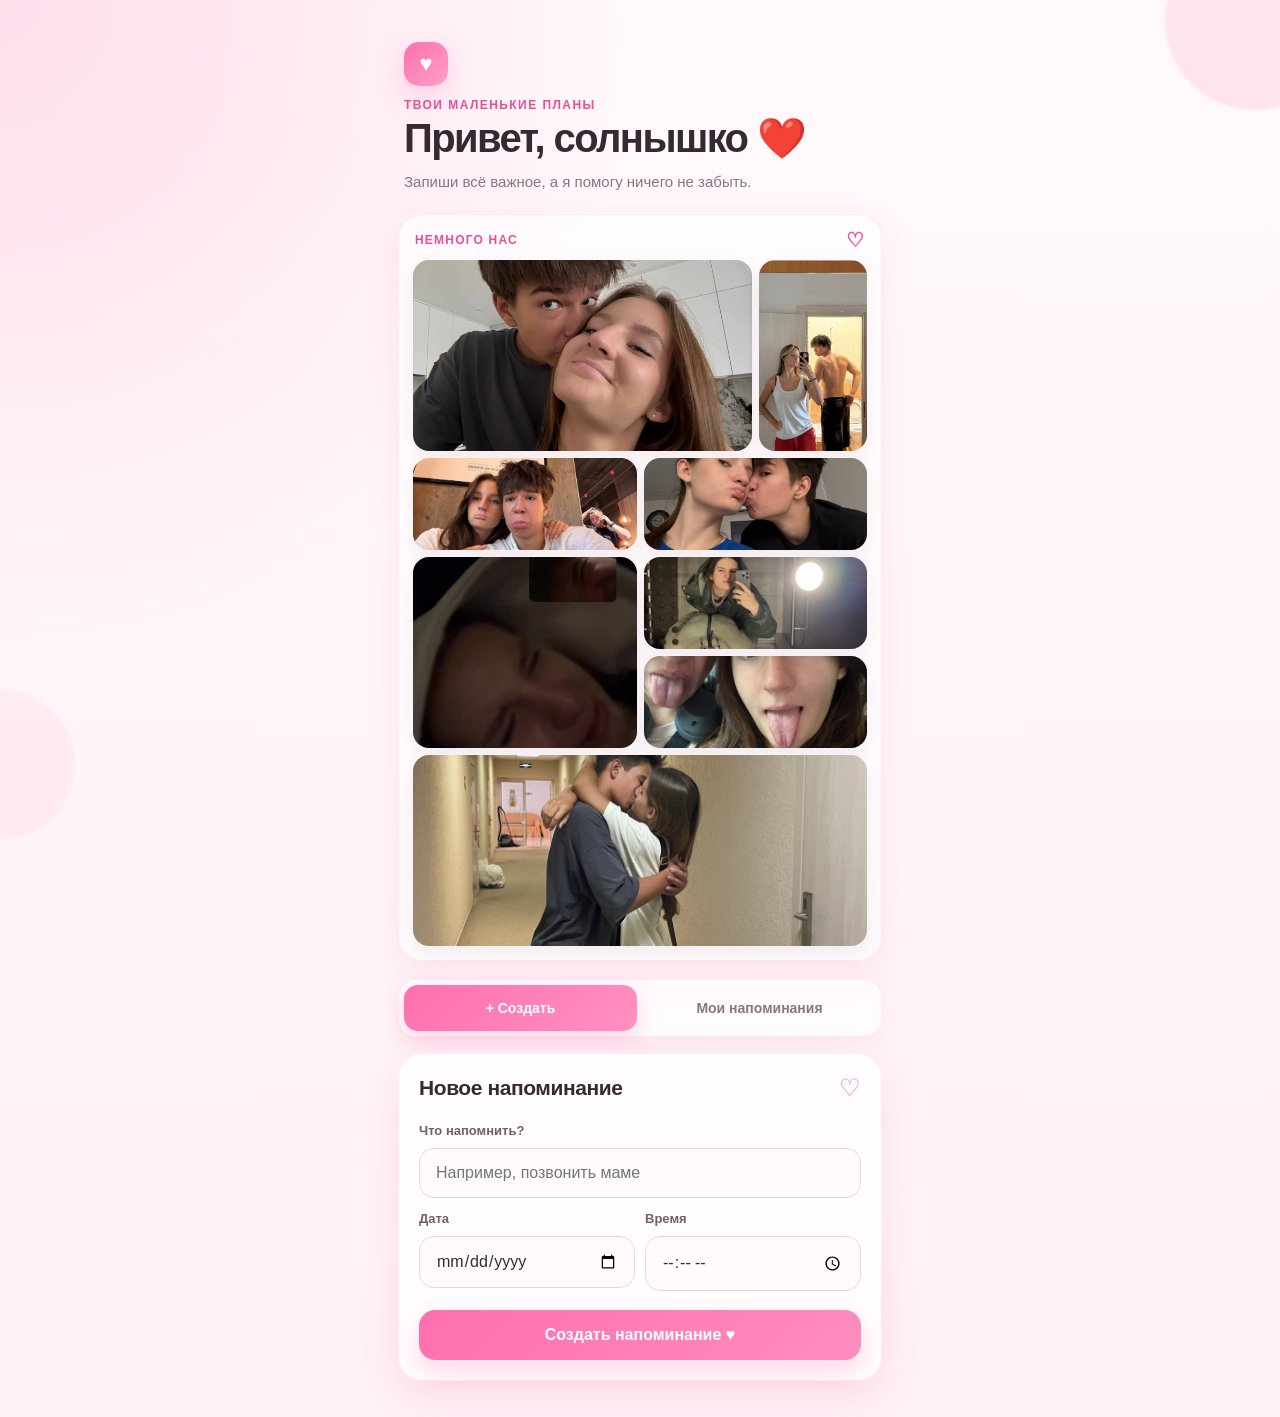
<file: index.html>
<!DOCTYPE html>
<html lang="ru">
<head>
    <meta charset="UTF-8">
    <meta name="viewport" content="width=device-width, initial-scale=1.0">
    <meta name="theme-color" content="#ff6fae">

    <title>Напоминания</title>

    <script src="https://telegram.org/js/telegram-web-app.js"></script>
    <link rel="stylesheet" href="style.css">
</head>

<body>

<div class="background-decoration decoration-one"></div>
<div class="background-decoration decoration-two"></div>

<main class="container">

    <header class="hero">
        <div class="heart-badge">♥</div>
        <p class="eyebrow">твои маленькие планы</p>
        <h1>Привет, солнышко ❤️</h1>
        <p class="hero-text">Запиши всё важное, а я помогу ничего не забыть.</p>
    </header>

    <section class="memories" aria-label="Наши фотографии">
        <div class="memories-title">
            <span>немного нас</span>
            <span class="tiny-heart">♡</span>
        </div>

        <div class="photo-collage">
            <figure class="photo photo-main">
                <img src="2026-08-13 11.53.40.jpg" alt="Наша фотография" loading="eager">
            </figure>
            <figure class="photo photo-tall">
                <img src="2026-08-13 11.54.25.jpg" alt="Наша фотография" loading="lazy">
            </figure>
            <figure class="photo">
                <img src="2026-08-13 11.54.43.jpg" alt="Наша фотография" loading="lazy">
            </figure>
            <figure class="photo">
                <img src="2026-08-13 11.55.06.jpg" alt="Наша фотография" loading="lazy">
            </figure>
            <figure class="photo photo-tall">
                <img src="2026-08-13 11.55.27.jpg" alt="Наша фотография" loading="lazy">
            </figure>
            <figure class="photo photo-tall">
                <img src="2026-08-13 11.55.49.jpg" alt="Наша фотография" loading="lazy">
            </figure>
            <figure class="photo">
                <img src="2026-08-13 12.11.45.jpg" alt="Наша фотография" loading="lazy">
            </figure>
            <figure class="photo photo-wide">
                <img src="2026-08-13 12.12.04.jpg" alt="Наша фотография" loading="lazy">
            </figure>
        </div>
    </section>

    <div class="tabs">
        <button class="tab active" id="createTab">
            + Создать
        </button>

        <button class="tab" id="myRemindersTab">
            Мои напоминания
        </button>
    </div>

    <section id="createPage" class="page card">
        <div class="section-heading">
            <h2>Новое напоминание</h2>
            <span>♡</span>
        </div>

        <div class="reminder-form">
            <label for="reminderText">Что напомнить?</label>
            <input
                type="text"
                id="reminderText"
                placeholder="Например, позвонить маме"
                autocomplete="off"
            >

            <div class="date-time-grid">
                <div class="field-group">
                    <label for="reminderDate">Дата</label>
                    <input type="date" id="reminderDate">
                </div>

                <div class="field-group">
                    <label for="reminderTime">Время</label>
                    <input type="time" id="reminderTime">
                </div>
            </div>

            <button id="saveReminder">
                Создать напоминание ♥
            </button>
        </div>
    </section>

    <section id="remindersPage" class="page hidden">
        <div class="section-heading reminders-heading">
            <div>
                <p class="eyebrow">всё под контролем</p>
                <h2>Мои напоминания</h2>
            </div>
            <span>♥</span>
        </div>

        <div id="remindersList"></div>
    </section>

</main>

<script src="app.js"></script>

</body>
</html>
</file>
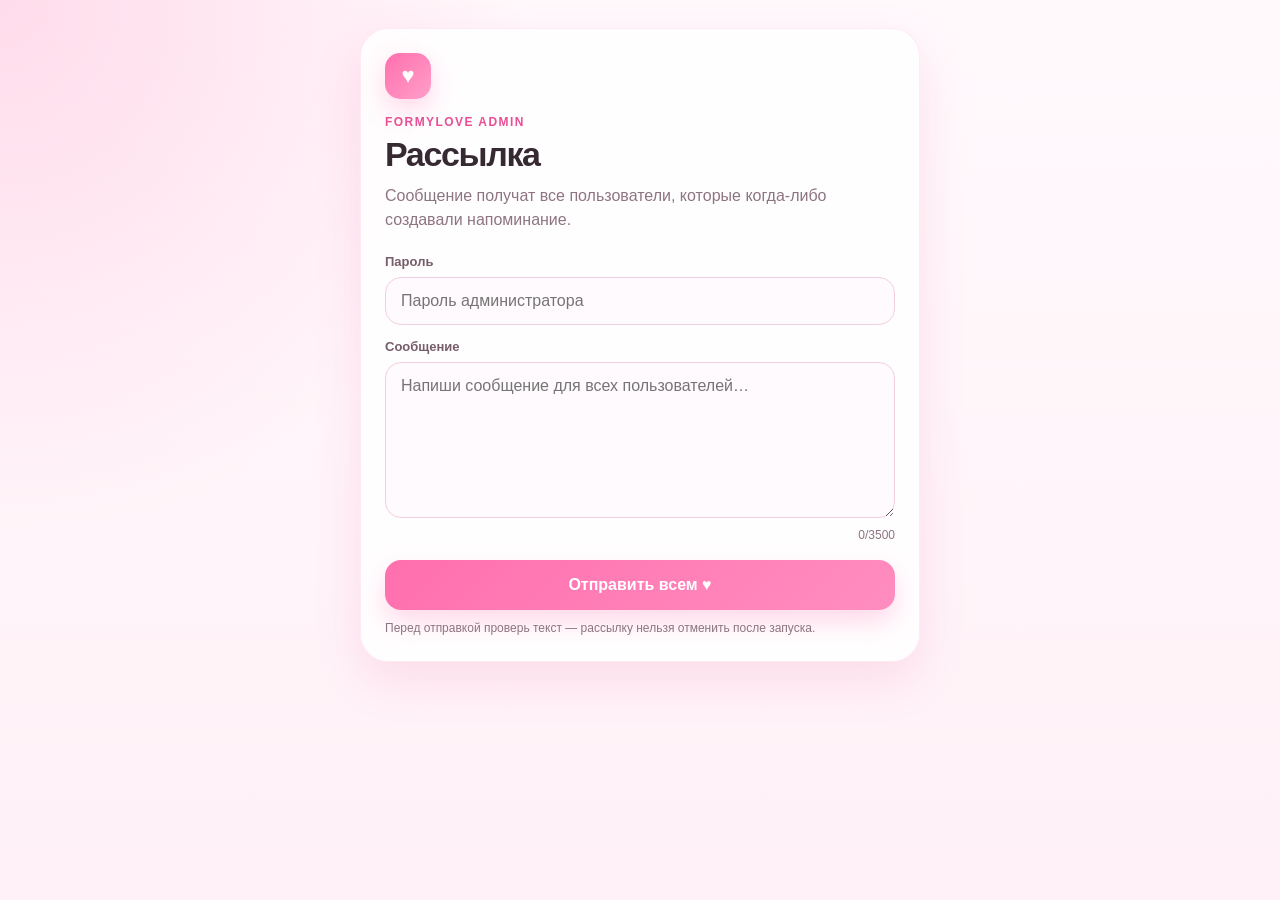
<file: admin.html>
<!DOCTYPE html>
<html lang="ru">
<head>
    <meta charset="UTF-8">
    <meta name="viewport" content="width=device-width, initial-scale=1.0">
    <meta name="theme-color" content="#ff6fae">
    <title>Админ — рассылка</title>
    <link rel="stylesheet" href="admin.css">
</head>
<body>
<main class="admin-shell">
    <section class="admin-card">
        <div class="admin-badge">♥</div>
        <p class="eyebrow">formylove admin</p>
        <h1>Рассылка</h1>
        <p class="subtitle">Сообщение получат все пользователи, которые когда-либо создавали напоминание.</p>

        <label for="adminSecret">Пароль</label>
        <input id="adminSecret" type="password" placeholder="Пароль администратора" autocomplete="current-password">

        <label for="broadcastText">Сообщение</label>
        <textarea id="broadcastText" rows="7" maxlength="3500" placeholder="Напиши сообщение для всех пользователей…"></textarea>
        <div class="counter"><span id="charCount">0</span>/3500</div>

        <button id="sendBroadcast">Отправить всем ♥</button>
        <p class="hint">Перед отправкой проверь текст — рассылку нельзя отменить после запуска.</p>

        <div id="result" class="result hidden"></div>
    </section>
</main>
<script src="admin.js"></script>
</body>
</html>
</file>
<file: style.css>
* {
    box-sizing: border-box;
}

:root {
    --pink: #ff6fae;
    --pink-dark: #e84f94;
    --pink-soft: #ffe3ef;
    --pink-pale: #fff5f9;
    --text: #362932;
    --muted: #8d7480;
    --white: #ffffff;
    --shadow: 0 16px 45px rgba(232, 79, 148, 0.14);
}

body {
    margin: 0;
    min-height: 100vh;
    font-family: -apple-system, BlinkMacSystemFont, "Segoe UI", sans-serif;
    background:
        radial-gradient(circle at top left, rgba(255, 184, 214, 0.42), transparent 34%),
        linear-gradient(180deg, #fff9fc 0%, #fff2f7 100%);
    color: var(--text);
    overflow-x: hidden;
}

.background-decoration {
    position: fixed;
    border-radius: 50%;
    filter: blur(1px);
    pointer-events: none;
    z-index: 0;
}

.decoration-one {
    width: 180px;
    height: 180px;
    top: -70px;
    right: -65px;
    background: rgba(255, 111, 174, 0.15);
}

.decoration-two {
    width: 150px;
    height: 150px;
    bottom: 60px;
    left: -75px;
    background: rgba(255, 196, 219, 0.22);
}

.container {
    position: relative;
    z-index: 1;
    width: 100%;
    max-width: 520px;
    margin: 0 auto;
    padding: 24px 18px 36px;
}

.hero {
    padding: 18px 6px 16px;
}

.heart-badge {
    display: inline-flex;
    align-items: center;
    justify-content: center;
    width: 44px;
    height: 44px;
    margin-bottom: 12px;
    border-radius: 15px;
    background: linear-gradient(135deg, var(--pink), #ff9fc8);
    color: white;
    font-size: 22px;
    box-shadow: 0 10px 28px rgba(255, 111, 174, 0.28);
}

.eyebrow {
    margin: 0 0 5px;
    color: var(--pink-dark);
    font-size: 12px;
    font-weight: 700;
    letter-spacing: 0.12em;
    text-transform: uppercase;
}

h1 {
    margin: 0;
    font-size: clamp(30px, 8vw, 40px);
    line-height: 1.06;
    letter-spacing: -0.04em;
}

.hero-text {
    max-width: 360px;
    margin: 12px 0 0;
    color: var(--muted);
    font-size: 15px;
    line-height: 1.5;
}

.memories {
    margin: 4px 0 18px;
    padding: 14px;
    border: 1px solid rgba(255, 111, 174, 0.12);
    border-radius: 24px;
    background: rgba(255, 255, 255, 0.58);
    box-shadow: 0 12px 34px rgba(232, 79, 148, 0.1);
    backdrop-filter: blur(14px);
}

.memories-title {
    display: flex;
    align-items: center;
    justify-content: space-between;
    padding: 1px 2px 10px;
    color: var(--pink-dark);
    font-size: 12px;
    font-weight: 800;
    letter-spacing: 0.1em;
    text-transform: uppercase;
}

.tiny-heart {
    font-size: 20px;
    line-height: 1;
}

.photo-collage {
    display: grid;
    grid-template-columns: repeat(4, minmax(0, 1fr));
    grid-template-rows: repeat(7, 92px);
    gap: 7px;
}

.photo {
    position: relative;
    min-width: 0;
    margin: 0;
    overflow: hidden;
    border-radius: 16px;
    background: var(--pink-soft);
    box-shadow: 0 7px 18px rgba(98, 55, 76, 0.08);
}

.photo:nth-child(1) { grid-column: 1 / 4; grid-row: 1 / 3; }
.photo:nth-child(2) { grid-column: 4 / 5; grid-row: 1 / 3; }
.photo:nth-child(3) { grid-column: 1 / 3; grid-row: 3 / 4; }
.photo:nth-child(4) { grid-column: 3 / 5; grid-row: 3 / 4; }
.photo:nth-child(5) { grid-column: 1 / 3; grid-row: 4 / 6; }
.photo:nth-child(6) { grid-column: 3 / 5; grid-row: 4 / 5; }
.photo:nth-child(7) { grid-column: 3 / 5; grid-row: 5 / 6; }
.photo:nth-child(8) { grid-column: 1 / 5; grid-row: 6 / 8; }

.photo img {
    width: 100%;
    height: 100%;
    display: block;
    object-fit: cover;
    transition: transform 0.35s ease;
}

.photo:nth-child(1) img { object-position: center 38%; }
.photo:nth-child(2) img { object-position: center 42%; }
.photo:nth-child(5) img { object-position: center 36%; }
.photo:nth-child(6) img { object-position: center 50%; }
.photo:nth-child(7) img { object-position: center 45%; }
.photo:nth-child(8) img { object-position: center center; }

.photo:active img {
    transform: scale(1.03);
}

.tabs {
    display: flex;
    gap: 6px;
    padding: 5px;
    margin: 4px 0 16px;
    border-radius: 18px;
    background: rgba(255, 255, 255, 0.68);
    border: 1px solid rgba(255, 111, 174, 0.12);
    box-shadow: 0 8px 28px rgba(232, 79, 148, 0.08);
    backdrop-filter: blur(14px);
}

.tab {
    flex: 1;
    min-height: 46px;
    padding: 10px 12px;
    border: 0;
    border-radius: 14px;
    background: transparent;
    color: var(--muted);
    font-size: 14px;
    font-weight: 700;
    cursor: pointer;
    transition: 0.2s ease;
}

.tab.active {
    background: linear-gradient(135deg, var(--pink), #ff91c1);
    color: #fff;
    box-shadow: 0 8px 22px rgba(255, 111, 174, 0.25);
}

.card {
    padding: 20px;
    border-radius: 24px;
    background: rgba(255, 255, 255, 0.82);
    border: 1px solid rgba(255, 111, 174, 0.12);
    box-shadow: var(--shadow);
    backdrop-filter: blur(16px);
}

.section-heading {
    display: flex;
    align-items: center;
    justify-content: space-between;
    gap: 16px;
    margin-bottom: 18px;
}

.section-heading h2 {
    margin: 0;
    font-size: 21px;
    letter-spacing: -0.02em;
}

.section-heading > span {
    color: var(--pink);
    font-size: 24px;
}

.reminders-heading {
    padding: 8px 4px 4px;
}

.reminder-form {
    display: flex;
    flex-direction: column;
    gap: 10px;
}

.reminder-form label,
.field-group label {
    display: block;
    margin: 3px 0 0;
    color: #765d69;
    font-size: 13px;
    font-weight: 700;
}

.reminder-form input {
    width: 100%;
    min-width: 0;
    max-width: 100%;
    padding: 15px 16px;
    border: 1px solid #f2cfdf;
    border-radius: 15px;
    outline: none;
    background: #fffafd;
    color: var(--text);
    font: inherit;
    transition: border-color 0.2s ease, box-shadow 0.2s ease;
}

.reminder-form input:focus {
    border-color: var(--pink);
    box-shadow: 0 0 0 4px rgba(255, 111, 174, 0.12);
}

.date-time-grid {
    display: grid;
    grid-template-columns: minmax(0, 1fr) minmax(0, 1fr);
    gap: 10px;
    width: 100%;
    min-width: 0;
}

.field-group {
    display: flex;
    flex-direction: column;
    gap: 10px;
    min-width: 0;
    max-width: 100%;
}

.field-group input[type="date"],
.field-group input[type="time"] {
    min-width: 0;
    width: 100%;
    max-width: 100%;
}

#saveReminder {
    width: 100%;
    margin-top: 9px;
    padding: 16px;
    border: 0;
    border-radius: 16px;
    background: linear-gradient(135deg, var(--pink), #ff8dbf);
    color: white;
    font-size: 16px;
    font-weight: 800;
    cursor: pointer;
    box-shadow: 0 12px 26px rgba(255, 111, 174, 0.26);
    transition: transform 0.15s ease, opacity 0.2s ease;
}

#saveReminder:active { transform: scale(0.985); }
#saveReminder:disabled { opacity: 0.65; }
.hidden { display: none; }

.reminder-card {
    display: flex;
    align-items: center;
    justify-content: space-between;
    gap: 14px;
    margin-bottom: 11px;
    padding: 16px 16px 16px 17px;
    border: 1px solid rgba(255, 111, 174, 0.13);
    border-radius: 19px;
    background: rgba(255, 255, 255, 0.86);
    box-shadow: 0 9px 28px rgba(232, 79, 148, 0.08);
}

.reminder-info { min-width: 0; }

.reminder-text {
    font-size: 16px;
    font-weight: 750;
    line-height: 1.35;
    overflow-wrap: anywhere;
}

.reminder-date {
    margin-top: 6px;
    color: var(--pink-dark);
    font-size: 13px;
    font-weight: 650;
}

.delete-button {
    flex: 0 0 auto;
    width: 38px;
    height: 38px;
    border: 0;
    border-radius: 50%;
    background: var(--pink-soft);
    color: var(--pink-dark);
    font-size: 24px;
    line-height: 1;
    cursor: pointer;
}

.empty-state {
    margin-top: 46px;
    padding: 34px 22px;
    border: 1px dashed #f0bdd3;
    border-radius: 24px;
    background: rgba(255,255,255,0.55);
    text-align: center;
}

.empty-icon { margin-bottom: 8px; font-size: 38px; }
.empty-state h2 { margin: 0 0 8px; font-size: 19px; }

.empty-state p {
    margin: 0;
    color: var(--muted);
    font-size: 14px;
    line-height: 1.45;
}

@media (max-width: 480px) {
    .container {
        padding-left: 14px;
        padding-right: 14px;
    }

    .card {
        padding: 17px;
    }

    .date-time-grid {
        gap: 8px;
    }

    .field-group input[type="date"],
    .field-group input[type="time"] {
        padding-left: 10px;
        padding-right: 10px;
        font-size: 16px;
    }
}

@media (max-width: 360px) {
    .date-time-grid {
        grid-template-columns: 1fr;
    }

    .photo-collage {
        grid-template-rows: repeat(7, 82px);
    }
}
</file>
<file: admin.css>
* { box-sizing: border-box; }

:root {
    --pink: #ff6fae;
    --pink-dark: #e84f94;
    --pink-soft: #ffe3ef;
    --text: #362932;
    --muted: #8d7480;
}

body {
    margin: 0;
    min-height: 100vh;
    font-family: -apple-system, BlinkMacSystemFont, "Segoe UI", sans-serif;
    background:
        radial-gradient(circle at top left, rgba(255, 184, 214, 0.45), transparent 34%),
        linear-gradient(180deg, #fff9fc 0%, #fff1f7 100%);
    color: var(--text);
}

.admin-shell {
    width: min(100% - 28px, 560px);
    margin: 0 auto;
    padding: 28px 0 40px;
}

.admin-card {
    padding: 24px;
    border-radius: 28px;
    background: rgba(255,255,255,.86);
    border: 1px solid rgba(255,111,174,.14);
    box-shadow: 0 18px 48px rgba(232,79,148,.14);
    backdrop-filter: blur(16px);
}

.admin-badge {
    width: 46px;
    height: 46px;
    display: grid;
    place-items: center;
    border-radius: 15px;
    background: linear-gradient(135deg, var(--pink), #ff9fc8);
    color: white;
    font-size: 22px;
    box-shadow: 0 10px 26px rgba(255,111,174,.28);
}

.eyebrow {
    margin: 16px 0 6px;
    color: var(--pink-dark);
    font-size: 12px;
    font-weight: 800;
    letter-spacing: .12em;
    text-transform: uppercase;
}

h1 {
    margin: 0;
    font-size: 34px;
    letter-spacing: -.04em;
}

.subtitle {
    margin: 10px 0 22px;
    color: var(--muted);
    line-height: 1.5;
}

label {
    display: block;
    margin: 14px 0 8px;
    font-size: 13px;
    font-weight: 800;
    color: #765d69;
}

input, textarea {
    width: 100%;
    border: 1px solid #f2cfdf;
    border-radius: 16px;
    padding: 14px 15px;
    background: #fffafd;
    color: var(--text);
    font: inherit;
    outline: none;
}

textarea { resize: vertical; min-height: 150px; }

input:focus, textarea:focus {
    border-color: var(--pink);
    box-shadow: 0 0 0 4px rgba(255,111,174,.11);
}

.counter {
    margin-top: 6px;
    color: var(--muted);
    text-align: right;
    font-size: 12px;
}

button {
    width: 100%;
    margin-top: 18px;
    padding: 16px;
    border: 0;
    border-radius: 16px;
    background: linear-gradient(135deg, var(--pink), #ff8dbf);
    color: white;
    font-size: 16px;
    font-weight: 800;
    cursor: pointer;
    box-shadow: 0 12px 26px rgba(255,111,174,.26);
}

button:disabled { opacity: .6; cursor: default; }

.hint {
    margin: 10px 0 0;
    color: var(--muted);
    font-size: 12px;
    line-height: 1.45;
}

.result {
    margin-top: 18px;
    padding: 14px 15px;
    border-radius: 15px;
    background: var(--pink-soft);
    color: #75475d;
    font-size: 14px;
    line-height: 1.45;
}

.hidden { display: none; }

@media (max-width: 420px) {
    .admin-shell { width: min(100% - 20px, 560px); padding-top: 16px; }
    .admin-card { padding: 19px; border-radius: 22px; }
}
</file>
